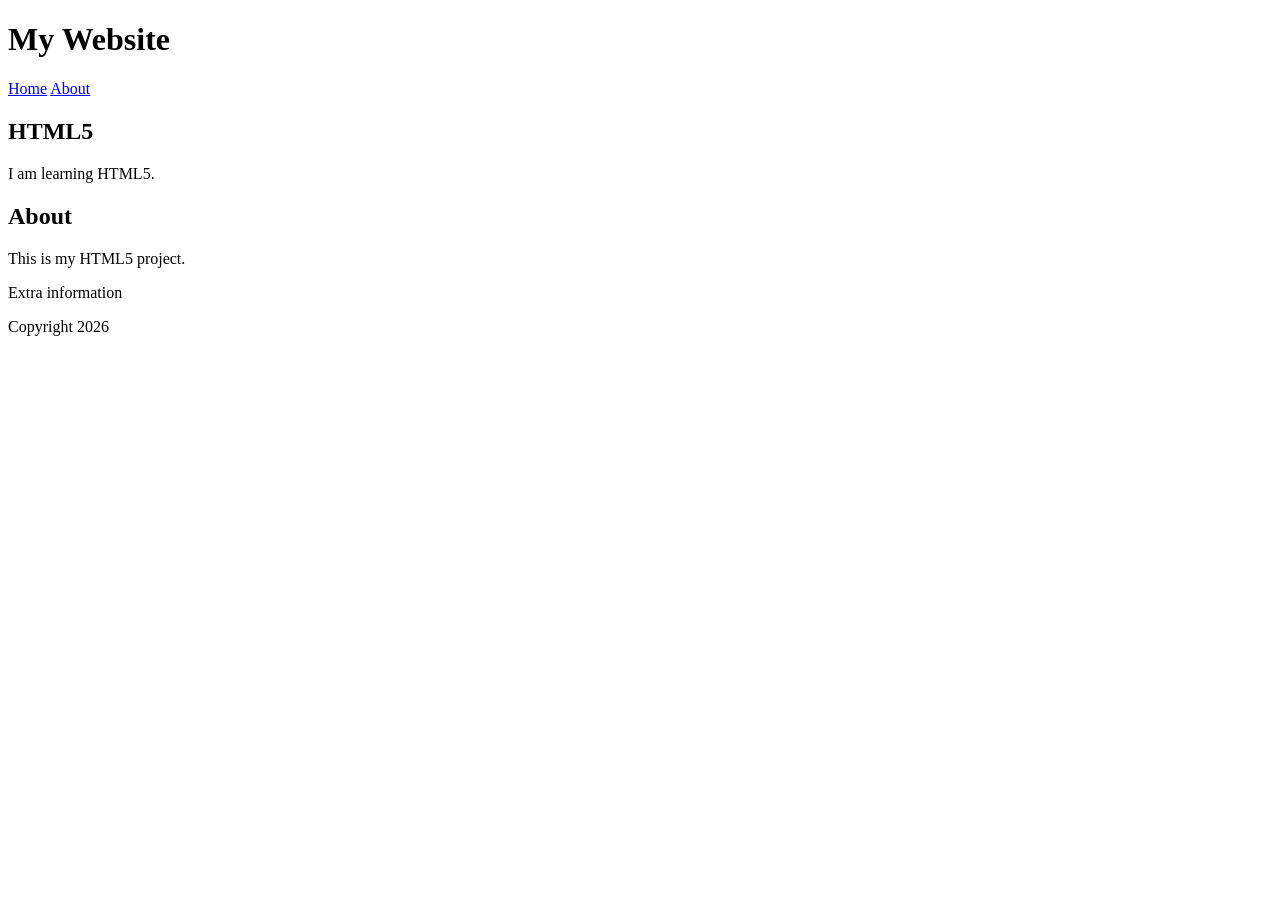
<file: week-1/index.html>
<!doctype html>
<html lang="en">
  <head>
    <meta charset="UTF-8" />
    <meta name="viewport" content="width=device-width, initial-scale=1.0" />
    <meta
      name="description"
      content="My HTML5 semantic website created for Week 1 Day 1."
    />

    <title>My Website</title>
  </head>

  <body>
    <header>
      <h1>My Website</h1>
    </header>

    <nav aria-label="Main navigation">
      <a href="#">Home</a>
      <a href="#">About</a>
    </nav>

    <main>
      <article>
        <h2>HTML5</h2>
        <p>I am learning HTML5.</p>
      </article>

      <section>
        <h2>About</h2>
        <p>This is my HTML5 project.</p>
      </section>

      <aside>
        <p>Extra information</p>
      </aside>
    </main>

    <footer>
      <p>Copyright 2026</p>
    </footer>
  </body>
</html>
</file>
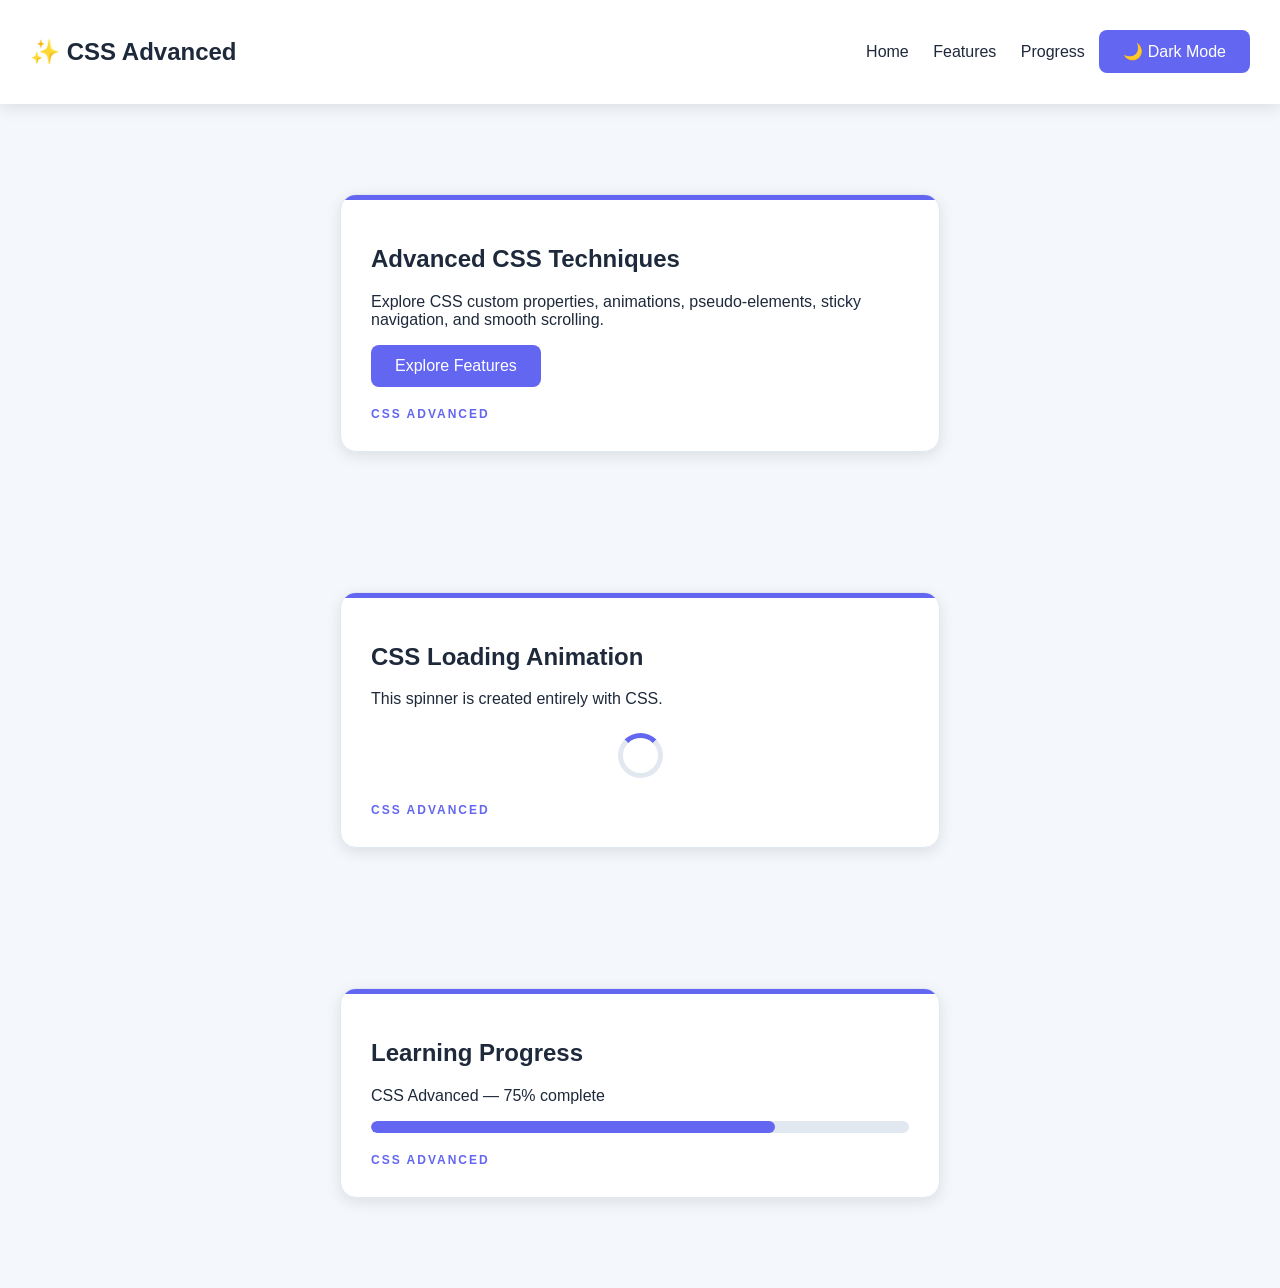
<file: week-2/day-1-css-advanced/index.html>
<!doctype html>
<html lang="en" data-theme="light">
  <head>
    <meta charset="UTF-8" />
    <meta name="viewport" content="width=device-width, initial-scale=1.0" />
    <title>CSS Advanced | Week 2 Day 1</title>
    <link rel="stylesheet" href="advanced_styles.css" />
  </head>
  <body>
    <!-- Sticky Navigation -->
    <nav>
      <h2>✨ CSS Advanced</h2>
      <div>
        <a href="#home">Home</a>
        <a href="#features">Features</a>
        <a href="#progress">Progress</a>
        <button class="button" id="themeToggle">🌙 Dark Mode</button>
      </div>
    </nav>

    <!-- Home Section -->
    <section id="home" class="container">
      <div class="card">
        <h1>Advanced CSS Techniques</h1>
        <p>
          Explore CSS custom properties, animations, pseudo-elements, sticky
          navigation, and smooth scrolling.
        </p>
        <button
          class="button"
          onclick="
            document
              .querySelector('#features')
              .scrollIntoView({ behavior: 'smooth' })
          "
        >
          Explore Features
        </button>
      </div>
    </section>

    <!-- Features Section -->
    <section id="features" class="container">
      <div class="card">
        <h2>CSS Loading Animation</h2>
        <p>This spinner is created entirely with CSS.</p>
        <div class="spinner"></div>
      </div>
    </section>

    <!-- Progress Section -->
    <section id="progress" class="container">
      <div class="card">
        <h2>Learning Progress</h2>
        <p>CSS Advanced — 75% complete</p>
        <div class="progress">
          <div class="progress-bar"></div>
        </div>
      </div>
    </section>

    <!-- Theme Switcher -->
    <script>
      const themeToggle = document.getElementById("themeToggle");
      const page = document.documentElement;

      themeToggle.addEventListener("click", () => {
        const isDark = page.getAttribute("data-theme") === "dark";

        page.setAttribute("data-theme", isDark ? "light" : "dark");
        themeToggle.textContent = isDark ? "🌙 Dark Mode" : "☀️ Light Mode";
      });
    </script>
  </body>
</html>
</file>
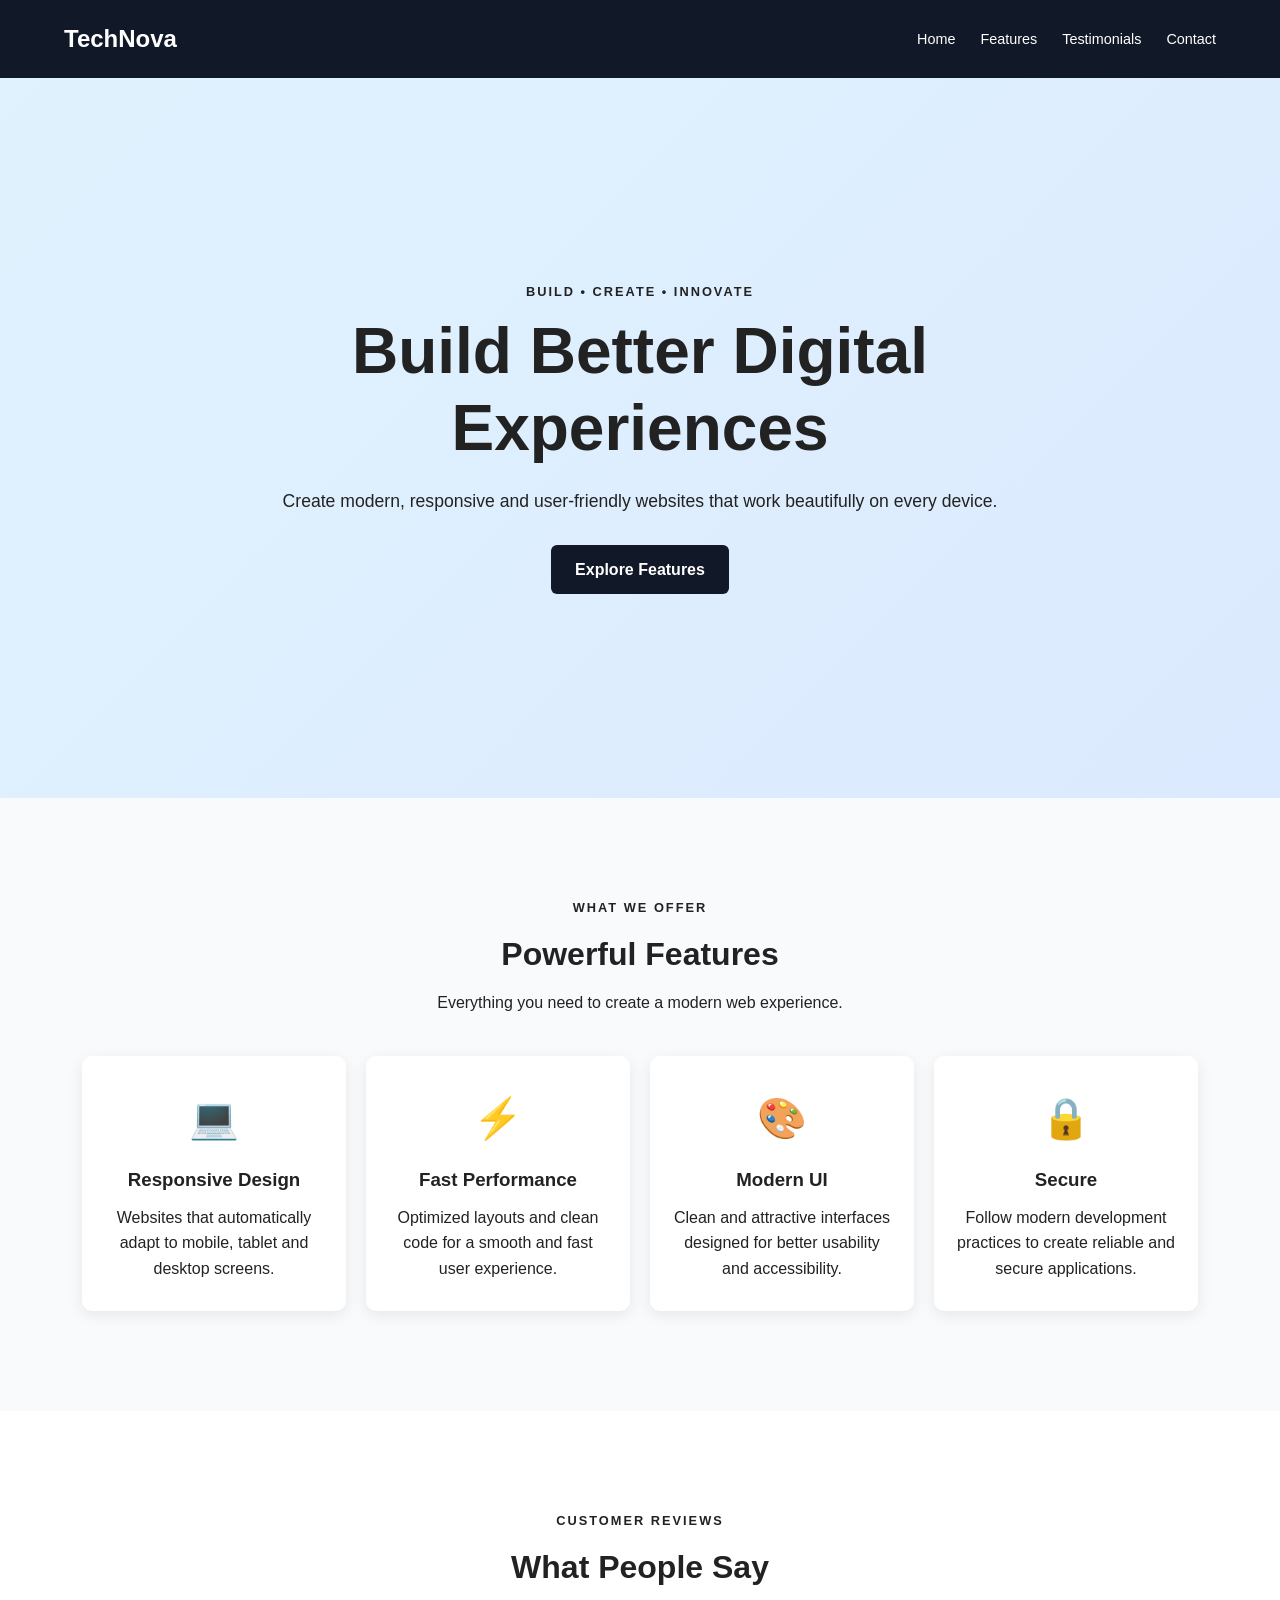
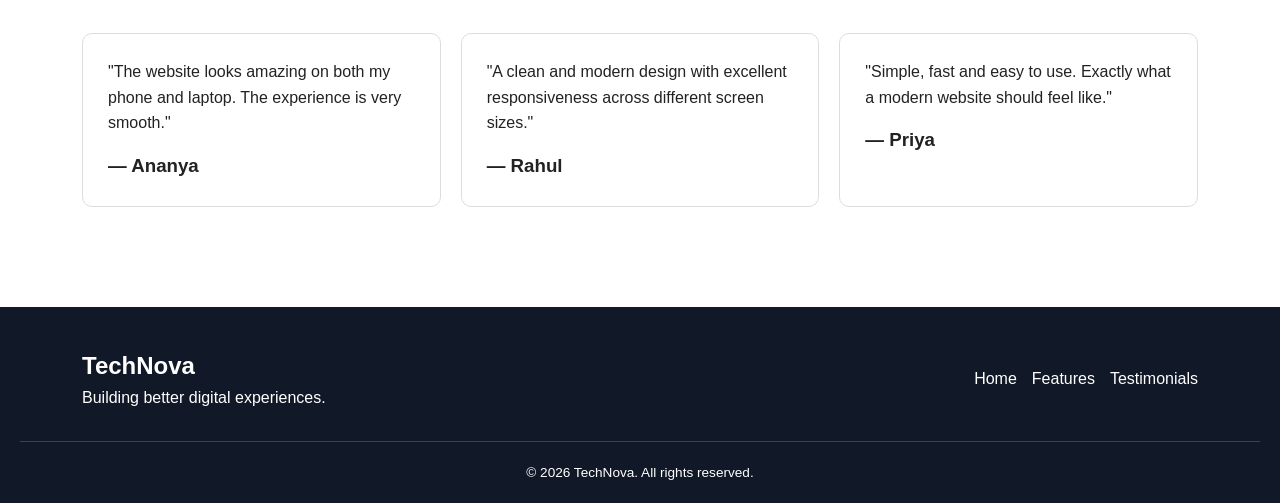
<file: week-2/day-1-css-advanced/week-2-day-2/index.html>
<!doctype html>
<html lang="en">
  <head>
    <meta charset="UTF-8" />

    <!-- Required viewport meta tag -->
    <meta name="viewport" content="width=device-width, initial-scale=1.0" />

    <title>Responsive Landing Page</title>

    <link rel="stylesheet" href="style.css" />
  </head>

  <body>
    <!-- Navigation -->
    <header class="header">
      <nav class="navbar">
        <div class="logo">TechNova</div>

        <div class="nav-links">
          <a href="#home">Home</a>
          <a href="#features">Features</a>
          <a href="#testimonials">Testimonials</a>
          <a href="#contact">Contact</a>
        </div>
      </nav>
    </header>

    <!-- Hero Section -->
    <main>
      <section class="hero" id="home">
        <div class="hero-content">
          <p class="subtitle">BUILD • CREATE • INNOVATE</p>

          <h1>Build Better Digital Experiences</h1>

          <p class="hero-text">
            Create modern, responsive and user-friendly websites that work
            beautifully on every device.
          </p>

          <a href="#features" class="btn">Explore Features</a>
        </div>
      </section>

      <!-- Features Section -->
      <section class="features-section" id="features">
        <div class="section-heading">
          <p class="subtitle">WHAT WE OFFER</p>
          <h2>Powerful Features</h2>
          <p>Everything you need to create a modern web experience.</p>
        </div>

        <div class="features-grid">
          <article class="feature-card">
            <div class="icon">💻</div>
            <h3>Responsive Design</h3>
            <p>
              Websites that automatically adapt to mobile, tablet and desktop
              screens.
            </p>
          </article>

          <article class="feature-card">
            <div class="icon">⚡</div>
            <h3>Fast Performance</h3>
            <p>
              Optimized layouts and clean code for a smooth and fast user
              experience.
            </p>
          </article>

          <article class="feature-card">
            <div class="icon">🎨</div>
            <h3>Modern UI</h3>
            <p>
              Clean and attractive interfaces designed for better usability and
              accessibility.
            </p>
          </article>

          <article class="feature-card">
            <div class="icon">🔒</div>
            <h3>Secure</h3>
            <p>
              Follow modern development practices to create reliable and secure
              applications.
            </p>
          </article>
        </div>
      </section>

      <!-- Testimonials Section -->
      <section class="testimonials" id="testimonials">
        <div class="section-heading">
          <p class="subtitle">CUSTOMER REVIEWS</p>
          <h2>What People Say</h2>
        </div>

        <div class="testimonial-container">
          <article class="testimonial-card">
            <p>
              "The website looks amazing on both my phone and laptop. The
              experience is very smooth."
            </p>

            <h3>— Ananya</h3>
          </article>

          <article class="testimonial-card">
            <p>
              "A clean and modern design with excellent responsiveness across
              different screen sizes."
            </p>

            <h3>— Rahul</h3>
          </article>

          <article class="testimonial-card">
            <p>
              "Simple, fast and easy to use. Exactly what a modern website
              should feel like."
            </p>

            <h3>— Priya</h3>
          </article>
        </div>
      </section>
    </main>

    <!-- Footer -->
    <footer class="footer" id="contact">
      <div class="footer-content">
        <div>
          <h2>TechNova</h2>
          <p>Building better digital experiences.</p>
        </div>

        <div class="footer-links">
          <a href="#home">Home</a>
          <a href="#features">Features</a>
          <a href="#testimonials">Testimonials</a>
        </div>
      </div>

      <p class="copyright">© 2026 TechNova. All rights reserved.</p>
    </footer>

    <script src="script.js"></script>
  </body>
</html>
</file>
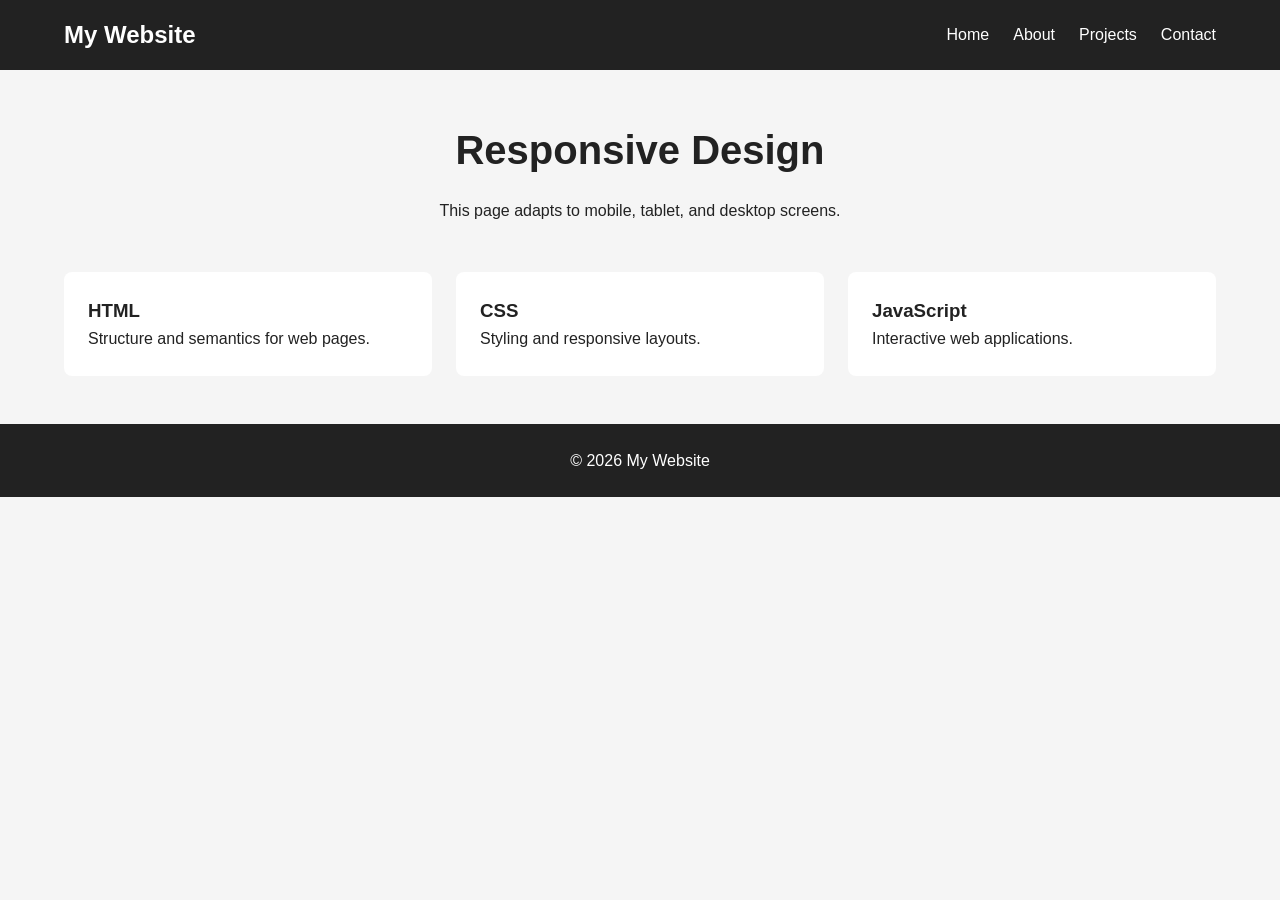
<file: week-1/responsive.html>
<!doctype html>
<html lang="en">
  <head>
    <meta charset="UTF-8" />
    <meta name="viewport" content="width=device-width, initial-scale=1.0" />
    <title>Responsive Design</title>
    <link rel="stylesheet" href="responsive.css" />
  </head>

  <body>
    <header class="navbar">
      <h1>My Website</h1>

      <nav>
        <a href="#">Home</a>
        <a href="#">About</a>
        <a href="#">Projects</a>
        <a href="#">Contact</a>
      </nav>
    </header>

    <main>
      <section class="hero">
        <h2>Responsive Design</h2>
        <p>This page adapts to mobile, tablet, and desktop screens.</p>
      </section>

      <section class="cards">
        <article class="card">
          <h3>HTML</h3>
          <p>Structure and semantics for web pages.</p>
        </article>

        <article class="card">
          <h3>CSS</h3>
          <p>Styling and responsive layouts.</p>
        </article>

        <article class="card">
          <h3>JavaScript</h3>
          <p>Interactive web applications.</p>
        </article>
      </section>
    </main>

    <footer>
      <p>© 2026 My Website</p>
    </footer>
  </body>
</html>
</file>
<file: week-2/day-1-css-advanced/advanced_styles.css>
/* Week 2 - Day 1: CSS Advanced */

/* 1. CSS Custom Properties - Light Theme */
:root {
  --bg-color: #f4f7fb;
  --text-color: #1e293b;
  --primary-color: #6366f1;
  --card-color: #ffffff;
  --border-color: #e2e8f0;
  --shadow: 0 4px 15px rgba(0, 0, 0, 0.1);
}

/* Dark Theme */
[data-theme="dark"] {
  --bg-color: #111827;
  --text-color: #f9fafb;
  --primary-color: #a5b4fc;
  --card-color: #1f2937;
  --border-color: #374151;
  --shadow: 0 4px 15px rgba(0, 0, 0, 0.3);
}

/* 2. General Styling */
* {
  box-sizing: border-box;
}

html {
  scroll-behavior: smooth;
}

body {
  margin: 0;
  font-family: Arial, sans-serif;
  background-color: var(--bg-color);
  color: var(--text-color);
  transition:
    background-color 0.3s ease,
    color 0.3s ease;
}

/* 3. Sticky Navigation */
nav {
  position: sticky;
  top: 0;
  z-index: 100;
  display: flex;
  justify-content: space-between;
  align-items: center;
  padding: 18px 30px;
  background-color: var(--card-color);
  box-shadow: var(--shadow);
}

nav a {
  color: var(--text-color);
  text-decoration: none;
  margin: 0 10px;
}

nav a:hover {
  color: var(--primary-color);
}

/* 4. Main Container */
.container {
  max-width: 1000px;
  margin: 40px auto;
  padding: 20px;
}

/* 5. UI Card */
.card {
  position: relative;
  max-width: 600px;
  margin: 30px auto;
  padding: 30px;
  background-color: var(--card-color);
  border: 1px solid var(--border-color);
  border-radius: 16px;
  box-shadow: var(--shadow);
  overflow: hidden;
}

/* 6. ::before Pseudo-element */
.card::before {
  content: "";
  position: absolute;
  top: 0;
  left: 0;
  width: 100%;
  height: 5px;
  background-color: var(--primary-color);
}

/* 7. ::after Pseudo-element */
.card::after {
  content: "CSS ADVANCED";
  display: block;
  margin-top: 20px;
  color: var(--primary-color);
  font-size: 12px;
  font-weight: bold;
  letter-spacing: 2px;
}

/* 8. Animated Button */
.button {
  display: inline-block;
  padding: 12px 24px;
  border: none;
  border-radius: 8px;
  background-color: var(--primary-color);
  color: white;
  font-size: 16px;
  cursor: pointer;
  transition:
    transform 0.3s ease,
    opacity 0.3s ease;
}

.button:hover {
  transform: translateY(-3px);
  opacity: 0.85;
}

/* 9. CSS Loading Spinner */
.spinner {
  width: 45px;
  height: 45px;
  margin: 25px auto;
  border: 5px solid var(--border-color);
  border-top-color: var(--primary-color);
  border-radius: 50%;
  animation: spin 0.8s linear infinite;
}

@keyframes spin {
  from {
    transform: rotate(0deg);
  }

  to {
    transform: rotate(360deg);
  }
}

/* 10. Animated Progress Bar */
.progress {
  width: 100%;
  height: 12px;
  background-color: var(--border-color);
  border-radius: 10px;
  overflow: hidden;
}

.progress-bar {
  width: 0;
  height: 100%;
  background-color: var(--primary-color);
  border-radius: 10px;
  animation: fill-progress 2s ease forwards;
}

@keyframes fill-progress {
  from {
    width: 0;
  }

  to {
    width: 75%;
  }
}

/* 11. Sections and Smooth Scrolling */
section {
  min-height: 200px;
  padding: 40px 20px;
  scroll-margin-top: 80px;
}

/* 12. Responsive Design */
@media (max-width: 768px) {
  nav {
    flex-direction: column;
    gap: 12px;
    padding: 15px;
  }

  .container {
    margin: 20px auto;
    padding: 12px;
  }

  .card {
    padding: 22px;
  }
}

/* 13. Accessibility - Reduced Motion */
@media (prefers-reduced-motion: reduce) {
  *,
  *::before,
  *::after {
    animation-duration: 0.01ms !important;
    transition-duration: 0.01ms !important;
    scroll-behavior: auto !important;
  }
}
</file>
<file: week-2/day-1-css-advanced/week-2-day-2/style.css>
/* =========================
   RESET
========================= */

* {
  margin: 0;
  padding: 0;
  box-sizing: border-box;
}

html {
  scroll-behavior: smooth;
}

body {
  font-family: Arial, sans-serif;
  line-height: 1.6;
  color: #222;
  background: #fff;
}

a {
  text-decoration: none;
  color: inherit;
}

/* =========================
   HEADER + FLEXBOX NAVIGATION
========================= */

.header {
  background: #111827;
  color: white;
  position: sticky;
  top: 0;
  z-index: 1000;
}

.navbar {
  width: 90%;
  max-width: 1200px;
  margin: auto;

  display: flex;
  flex-direction: column;
  align-items: center;
  gap: 15px;

  padding: 18px 0;
}

.logo {
  font-size: 1.5rem;
  font-weight: bold;
}

.nav-links {
  display: flex;
  flex-wrap: wrap;
  justify-content: center;
  gap: 15px;
}

.nav-links a {
  font-size: 0.9rem;
  transition: 0.3s;
}

.nav-links a:hover {
  opacity: 0.7;
}

/* =========================
   HERO
========================= */

.hero {
  min-height: 85vh;

  display: flex;
  align-items: center;
  justify-content: center;

  text-align: center;
  padding: 60px 20px;

  background: linear-gradient(135deg, #e0f2fe, #dbeafe);
}

.hero-content {
  max-width: 750px;
}

.subtitle {
  font-size: 0.8rem;
  font-weight: bold;
  letter-spacing: 2px;
  margin-bottom: 10px;
}

.hero h1 {
  font-size: 2.2rem;
  line-height: 1.2;
  margin-bottom: 20px;
}

.hero-text {
  font-size: 1rem;
  margin-bottom: 30px;
}

.btn {
  display: inline-block;
  background: #111827;
  color: white;

  padding: 12px 24px;
  border-radius: 6px;

  font-weight: bold;
  transition: 0.3s;
}

.btn:hover {
  transform: translateY(-2px);
}

/* =========================
   SECTION HEADING
========================= */

.section-heading {
  text-align: center;
  max-width: 700px;
  margin: 0 auto 40px;
}

.section-heading h2 {
  font-size: 2rem;
  margin-bottom: 10px;
}

/* =========================
   FEATURES
   CSS GRID
========================= */

.features-section {
  padding: 70px 20px;
  background: #f8fafc;
}

.features-grid {
  width: 90%;
  max-width: 1200px;
  margin: auto;

  display: grid;

  /* Mobile-first: one column */
  grid-template-columns: 1fr;

  gap: 20px;
}

.feature-card {
  background: white;
  padding: 30px 20px;

  border-radius: 10px;

  text-align: center;

  box-shadow: 0 4px 15px rgba(0, 0, 0, 0.08);

  transition: 0.3s;
}

.feature-card:hover {
  transform: translateY(-5px);
}

.icon {
  font-size: 2.5rem;
  margin-bottom: 15px;
}

.feature-card h3 {
  margin-bottom: 10px;
}

/* =========================
   TESTIMONIALS
========================= */

.testimonials {
  padding: 70px 20px;
}

.testimonial-container {
  width: 90%;
  max-width: 1200px;
  margin: auto;

  display: flex;
  flex-direction: column;
  gap: 20px;
}

.testimonial-card {
  padding: 25px;

  border: 1px solid #ddd;
  border-radius: 10px;

  background: #fff;
}

.testimonial-card h3 {
  margin-top: 15px;
}

/* =========================
   FOOTER
========================= */

.footer {
  background: #111827;
  color: white;
  padding: 40px 20px 20px;
}

.footer-content {
  width: 90%;
  max-width: 1200px;
  margin: auto;

  display: flex;
  flex-direction: column;
  gap: 25px;
}

.footer-links {
  display: flex;
  flex-wrap: wrap;
  gap: 15px;
}

.footer-links a:hover {
  opacity: 0.7;
}

.copyright {
  text-align: center;
  margin-top: 30px;
  padding-top: 20px;
  border-top: 1px solid #374151;
  font-size: 0.85rem;
}

/* =========================
   320px
========================= */

@media (min-width: 320px) {
  .hero h1 {
    font-size: 2.4rem;
  }
}

/* =========================
   768px - TABLET
========================= */

@media (min-width: 768px) {
  .navbar {
    flex-direction: row;
    justify-content: space-between;
  }

  .nav-links {
    gap: 25px;
  }

  .hero {
    min-height: 80vh;
  }

  .hero h1 {
    font-size: 3.2rem;
  }

  .features-grid {
    grid-template-columns: repeat(2, 1fr);
  }

  .testimonial-container {
    flex-direction: row;
  }

  .testimonial-card {
    flex: 1;
  }

  .footer-content {
    flex-direction: row;
    justify-content: space-between;
    align-items: center;
  }
}

/* =========================
   1024px - DESKTOP
========================= */

@media (min-width: 1024px) {
  .navbar {
    padding: 20px 0;
  }

  .hero {
    padding: 80px 20px;
  }

  .hero h1 {
    font-size: 4rem;
  }

  .hero-text {
    font-size: 1.1rem;
  }

  .features-grid {
    grid-template-columns: repeat(4, 1fr);
  }

  .features-section,
  .testimonials {
    padding: 100px 20px;
  }
}

/* =========================
   1440px - LARGE DESKTOP
========================= */

@media (min-width: 1440px) {
  .navbar,
  .features-grid,
  .testimonial-container,
  .footer-content {
    max-width: 1300px;
  }

  .hero h1 {
    font-size: 4.5rem;
  }
}
</file>
<file: week-1/responsive.css>
/* Mobile-first design */

* {
  margin: 0;
  padding: 0;
  box-sizing: border-box;
}

body {
  font-family: Arial, sans-serif;
  background: #f5f5f5;
  color: #222;
  line-height: 1.6;
}

/* Navbar */

.navbar {
  display: flex;
  flex-direction: column;
  gap: 1rem;
  padding: 1rem 5%;
  background: #222;
}

.navbar h1 {
  color: white;
  font-size: 1.5rem;
}

nav {
  display: flex;
  flex-direction: column;
  gap: 0.75rem;
}

nav a {
  color: white;
  text-decoration: none;
}

/* Main */

main {
  width: 90%;
  max-width: 75rem;
  margin: auto;
}

.hero {
  text-align: center;
  padding: 3rem 1rem;
}

.hero h2 {
  font-size: 2rem;
  margin-bottom: 1rem;
}

/* Cards */

.cards {
  display: grid;
  grid-template-columns: 1fr;
  gap: 1.5rem;
}

.card {
  background: white;
  padding: 1.5rem;
  border-radius: 0.5rem;
}

/* Footer */

footer {
  margin-top: 3rem;
  padding: 1.5rem;
  text-align: center;
  background: #222;
  color: white;
}

/* Tablet - 768px */

@media (min-width: 48rem) {
  .navbar {
    flex-direction: row;
    justify-content: space-between;
    align-items: center;
  }

  nav {
    flex-direction: row;
    gap: 1.5rem;
  }

  .cards {
    grid-template-columns: repeat(2, 1fr);
  }
}

/* Desktop - 1200px */

@media (min-width: 75rem) {
  .cards {
    grid-template-columns: repeat(3, 1fr);
  }

  .hero h2 {
    font-size: 2.5rem;
  }
}
</file>
